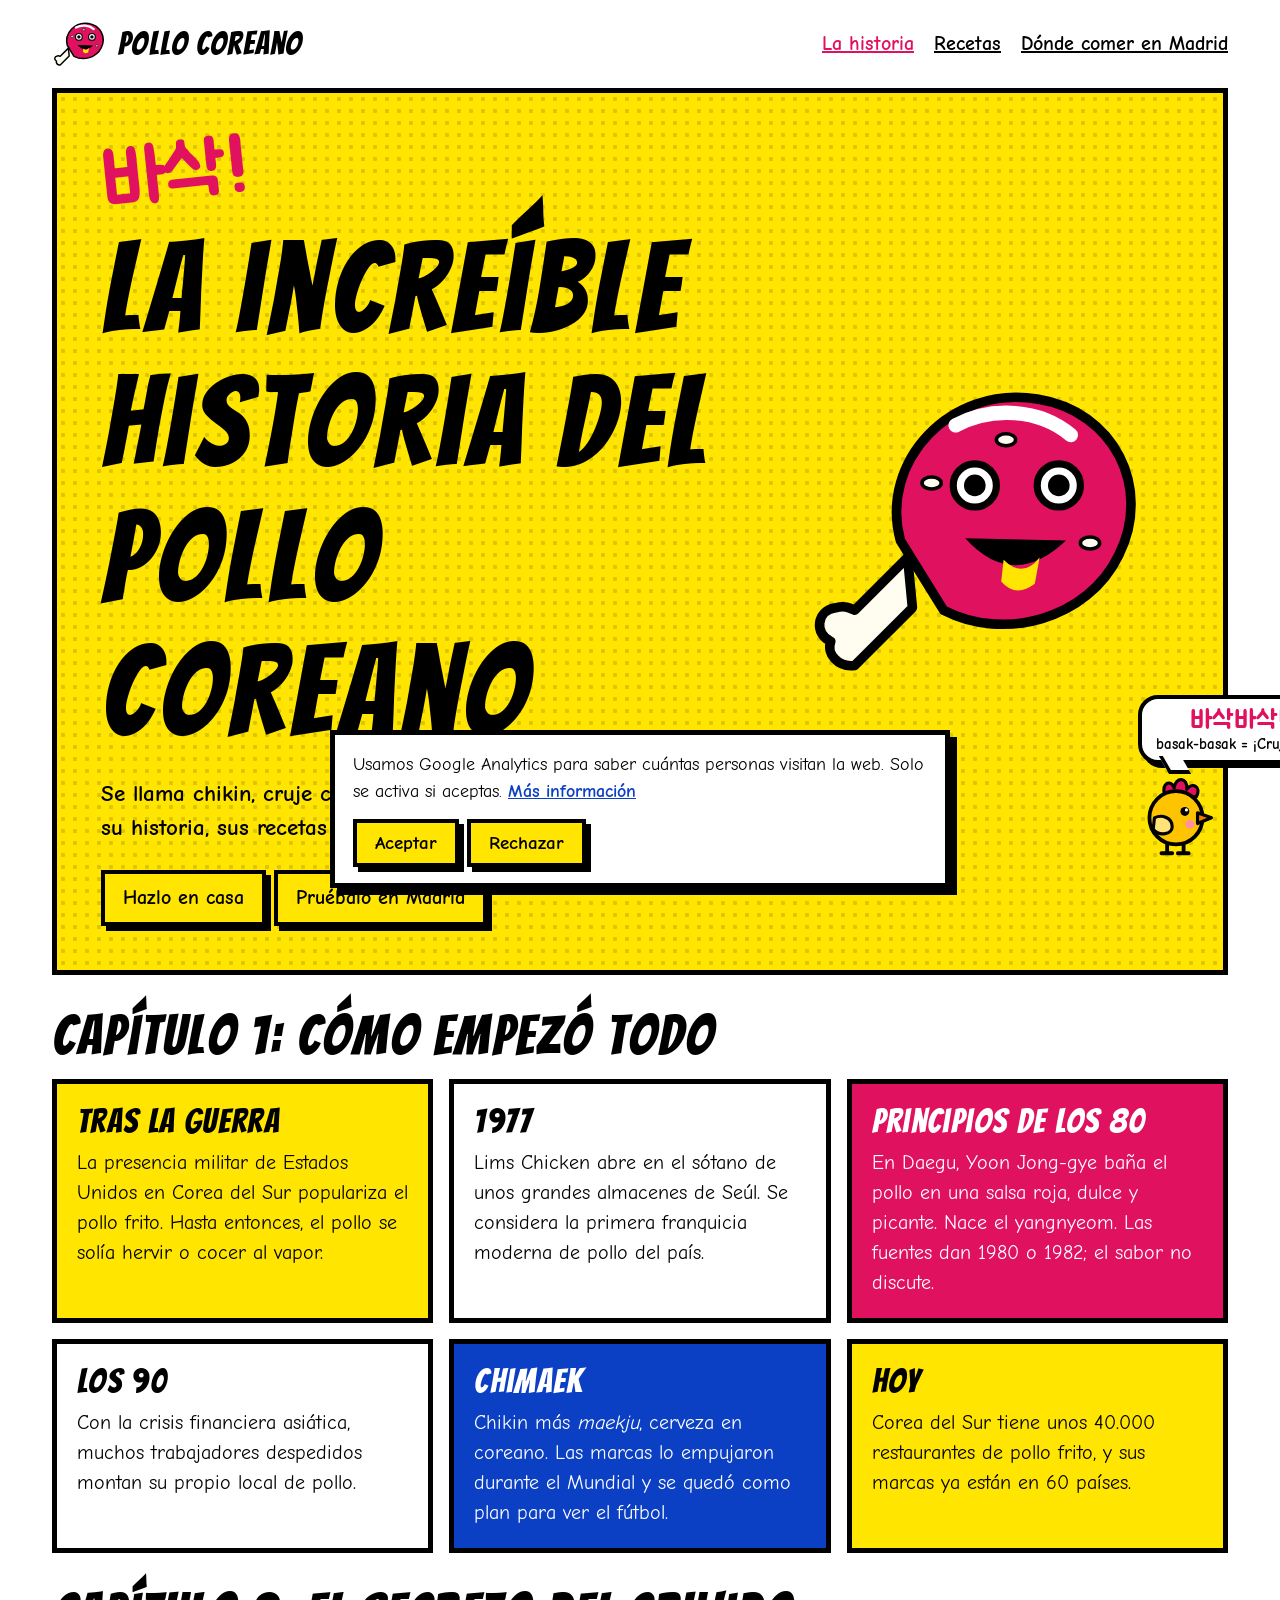
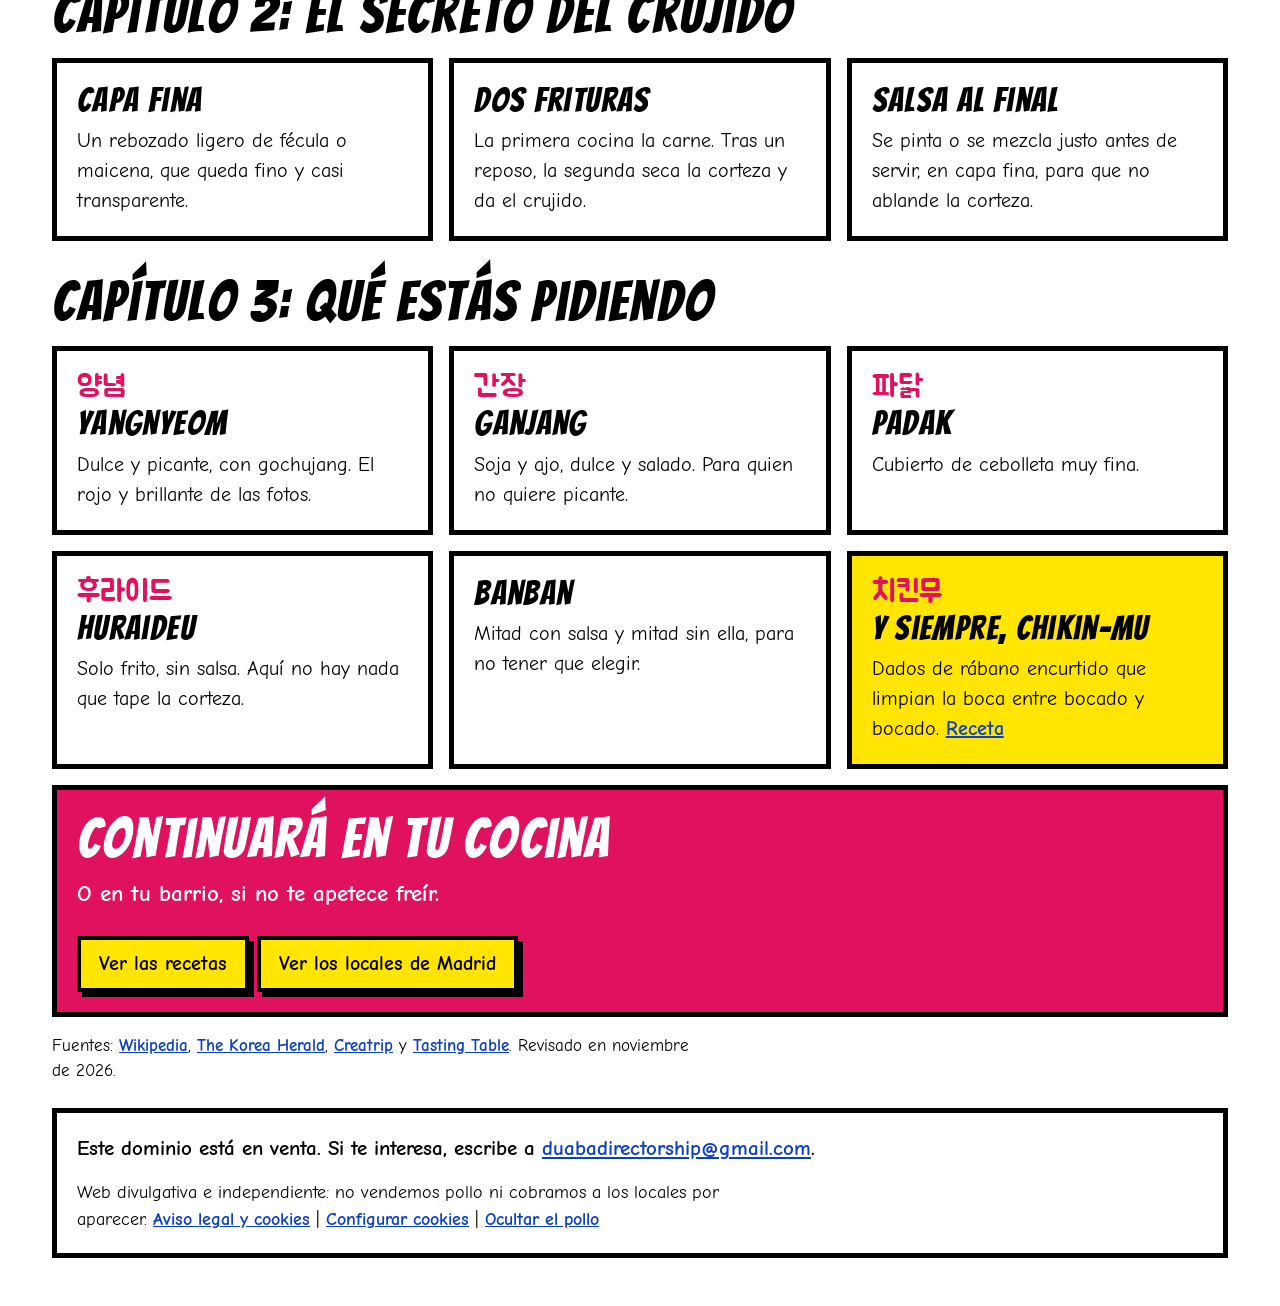
<file: index.html>
<!doctype html>
<html lang="es"><head><meta charset="utf-8"><meta name="viewport" content="width=device-width,initial-scale=1">
<title>Pollo coreano: historia, recetas y dónde comerlo en Madrid</title><meta name="description" content="Qué es el pollo frito coreano o chikin, por qué cruje tanto, recetas para hacerlo en casa y locales donde probarlo en Madrid.">
<link rel="canonical" href="https://pollocoreano.es/"><link rel="icon" href="/logo.svg" type="image/svg+xml">
<meta property="og:title" content="Pollo coreano: historia, recetas y dónde comerlo en Madrid"><meta property="og:description" content="Qué es el pollo frito coreano o chikin, por qué cruje tanto, recetas para hacerlo en casa y locales donde probarlo en Madrid."><meta property="og:url" content="https://pollocoreano.es/"><meta property="og:type" content="website"><meta property="og:locale" content="es_ES">
<link rel="stylesheet" href="/estilo.css"></head>
<body><div class="pagina">
<header class="cabecera"><a class="marca" href="/"><svg class="logo-vivo" viewBox="0 0 300 300" aria-hidden="true" width="56" height="56"><path d="M92 214 44 262c-14 2-24-10-20-20-14-6-12-26 4-28 8-2 12 0 16 2l44-44z" fill="#FFFDF0" stroke="#000" stroke-width="8" stroke-linejoin="round"/><path d="M82 158C64 92 124 28 196 40c64 10 96 74 68 130-26 54-96 72-146 46z" fill="#E0115F" stroke="#000" stroke-width="8"/><path d="M128 62c30-16 70-14 96 8" fill="none" stroke="#fff" stroke-width="12" stroke-linecap="round"/><g class="ojo-abierto"><circle cx="144" cy="112" r="18" fill="#fff" stroke="#000" stroke-width="6"/><circle class="pupila" cx="144" cy="112" r="9" fill="#000"/></g><path class="ojo-cerrado" d="M126 118q18-16 36 0" fill="none" stroke="#000" stroke-width="9" stroke-linecap="round"/><circle cx="214" cy="112" r="18" fill="#fff" stroke="#000" stroke-width="6"/><circle class="pupila" cx="214" cy="112" r="9" fill="#000"/><path d="M136 156q40 44 84 2z" fill="#000"/><path class="lengua" d="M168 174q16 16 30-2l-4 22q-16 12-28-2z" fill="#FFE500"/><g fill="#FFFDF0" stroke="#000" stroke-width="3"><ellipse cx="108" cy="110" rx="8" ry="5"/><ellipse cx="170" cy="74" rx="8" ry="5"/><ellipse cx="240" cy="160" rx="8" ry="5"/></g></svg>pollo coreano</a><nav aria-label="Principal"><a href="/" aria-current="page">La historia</a><a href="/recetas/">Recetas</a><a href="/donde-comer-madrid/">Dónde comer en Madrid</a></nav></header>
<main>
<section class="portada" data-pollo="abajo"><div><span class="bum" aria-hidden="true">바삭!</span>
<h1>La increíble historia del pollo coreano</h1>
<p class="intro">Se llama chikin, cruje como nadie y ya se come en Madrid. Esta es su historia, sus recetas y dónde probarlo.</p>
<a class="boton" href="/recetas/">Hazlo en casa</a><a class="boton" href="/donde-comer-madrid/">Pruébalo en Madrid</a></div>
<button class="logo-hero" type="button" aria-label="Haz saltar al muslo"><svg class="logo-vivo" viewBox="0 0 300 300" role="img" aria-label="Muslo de pollo con salsa que guiña un ojo"><path d="M92 214 44 262c-14 2-24-10-20-20-14-6-12-26 4-28 8-2 12 0 16 2l44-44z" fill="#FFFDF0" stroke="#000" stroke-width="8" stroke-linejoin="round"/><path d="M82 158C64 92 124 28 196 40c64 10 96 74 68 130-26 54-96 72-146 46z" fill="#E0115F" stroke="#000" stroke-width="8"/><path d="M128 62c30-16 70-14 96 8" fill="none" stroke="#fff" stroke-width="12" stroke-linecap="round"/><g class="ojo-abierto"><circle cx="144" cy="112" r="18" fill="#fff" stroke="#000" stroke-width="6"/><circle class="pupila" cx="144" cy="112" r="9" fill="#000"/></g><path class="ojo-cerrado" d="M126 118q18-16 36 0" fill="none" stroke="#000" stroke-width="9" stroke-linecap="round"/><circle cx="214" cy="112" r="18" fill="#fff" stroke="#000" stroke-width="6"/><circle class="pupila" cx="214" cy="112" r="9" fill="#000"/><path d="M136 156q40 44 84 2z" fill="#000"/><path class="lengua" d="M168 174q16 16 30-2l-4 22q-16 12-28-2z" fill="#FFE500"/><g fill="#FFFDF0" stroke="#000" stroke-width="3"><ellipse cx="108" cy="110" rx="8" ry="5"/><ellipse cx="170" cy="74" rx="8" ry="5"/><ellipse cx="240" cy="160" rx="8" ry="5"/></g></svg></button></section>

<h2 class="titular">Capítulo 1: cómo empezó todo</h2>
<div class="vinetas">
<article class="vineta amarilla" data-pollo="arriba" data-prop="casco"><h3>Tras la guerra</h3><p>La presencia militar de Estados Unidos en Corea del Sur populariza el pollo frito. Hasta entonces, el pollo se solía hervir o cocer al vapor.</p></article>
<article class="vineta" data-pollo="arriba"><h3>1977</h3><p>Lims Chicken abre en el sótano de unos grandes almacenes de Seúl. Se considera la primera franquicia moderna de pollo del país.</p></article>
<article class="vineta rosa" data-pollo="arriba" data-prop="sudor" data-frase="pica"><h3>Principios de los 80</h3><p>En Daegu, Yoon Jong-gye baña el pollo en una salsa roja, dulce y picante. Nace el yangnyeom. Las fuentes dan 1980 o 1982; el sabor no discute.</p></article>
<article class="vineta" data-pollo="arriba" data-frase="hambre"><h3>Los 90</h3><p>Con la crisis financiera asiática, muchos trabajadores despedidos montan su propio local de pollo.</p></article>
<article class="vineta azul" data-pollo="arriba" data-prop="cerveza" data-frase="chimaek"><h3>Chimaek</h3><p>Chikin más <em>maekju</em>, cerveza en coreano. Las marcas lo empujaron durante el Mundial y se quedó como plan para ver el fútbol.</p></article>
<article class="vineta amarilla" data-pollo="arriba" data-frase="rico"><h3>Hoy</h3><p>Corea del Sur tiene unos 40.000 restaurantes de pollo frito, y sus marcas ya están en 60 países.</p></article>
</div>

<h2 class="titular">Capítulo 2: el secreto del crujido</h2>
<div class="vinetas">
<article class="vineta"><h3>Capa fina</h3><p>Un rebozado ligero de fécula o maicena, que queda fino y casi transparente.</p></article>
<article class="vineta" data-pollo="arriba" data-frase="crujiente"><h3>Dos frituras</h3><p>La primera cocina la carne. Tras un reposo, la segunda seca la corteza y da el crujido.</p></article>
<article class="vineta"><h3>Salsa al final</h3><p>Se pinta o se mezcla justo antes de servir, en capa fina, para que no ablande la corteza.</p></article>
</div>

<h2 class="titular">Capítulo 3: qué estás pidiendo</h2>
<div class="vinetas">
<article class="vineta" data-pollo="arriba" data-prop="sudor" data-frase="pica"><span class="tipo" lang="ko">양념</span><h3>Yangnyeom</h3><p>Dulce y picante, con gochujang. El rojo y brillante de las fotos.</p></article>
<article class="vineta"><span class="tipo" lang="ko">간장</span><h3>Ganjang</h3><p>Soja y ajo, dulce y salado. Para quien no quiere picante.</p></article>
<article class="vineta"><span class="tipo" lang="ko">파닭</span><h3>Padak</h3><p>Cubierto de cebolleta muy fina.</p></article>
<article class="vineta" data-pollo="arriba" data-frase="crujiente"><span class="tipo" lang="ko">후라이드</span><h3>Huraideu</h3><p>Solo frito, sin salsa. Aquí no hay nada que tape la corteza.</p></article>
<article class="vineta"><h3>Banban</h3><p>Mitad con salsa y mitad sin ella, para no tener que elegir.</p></article>
<article class="vineta amarilla" data-pollo="arriba" data-frase="rico"><span class="tipo" lang="ko">치킨무</span><h3>Y siempre, chikin-mu</h3><p>Dados de rábano encurtido que limpian la boca entre bocado y bocado. <a href="/recetas/#chikin-mu">Receta</a></p></article>
</div>

<div class="vinetas"><article class="vineta rosa ancha" data-pollo="arriba" data-frase="adios"><h2>Continuará en tu cocina</h2><p class="grande">O en tu barrio, si no te apetece freír.</p><a class="boton" href="/recetas/">Ver las recetas</a><a class="boton" href="/donde-comer-madrid/">Ver los locales de Madrid</a></article></div>

<p class="fuente">Fuentes: <a href="https://en.wikipedia.org/wiki/Korean_fried_chicken">Wikipedia</a>, <a href="https://www.koreaherald.com/article/10651698">The Korea Herald</a>, <a href="https://creatrip.com/es/blog/5068">Creatrip</a> y <a href="https://www.tastingtable.com/stories/what-makes-korean-fried-chicken-unique/">Tasting Table</a>. Revisado en noviembre de 2026.</p>
</main>
<footer class="pie"><p class="venta">Este dominio está en venta. Si te interesa, escribe a <a class="correo" href="/aviso-legal/#titular">correo de contacto</a>.</p>
<p>Web divulgativa e independiente: no vendemos pollo ni cobramos a los locales por aparecer. <a href="/aviso-legal/">Aviso legal y cookies</a> | <a href="#" data-cookies>Configurar cookies</a> | <button class="interruptor" id="interruptor-pollo" type="button">Ocultar el pollo</button></p></footer>
</div>
<div class="aviso-cookies" id="aviso-cookies" role="dialog" aria-label="Aviso de cookies" hidden><p>Usamos Google Analytics para saber cuántas personas visitan la web. Solo se activa si aceptas. <a href="/aviso-legal/#cookies">Más información</a></p><button class="boton" id="cookies-si" type="button">Aceptar</button><button class="boton" id="cookies-no" type="button">Rechazar</button></div>
<script src="/correo.js" defer></script><script src="/pollo.js" defer></script><script src="/cookies.js" defer></script></body></html>
</file>
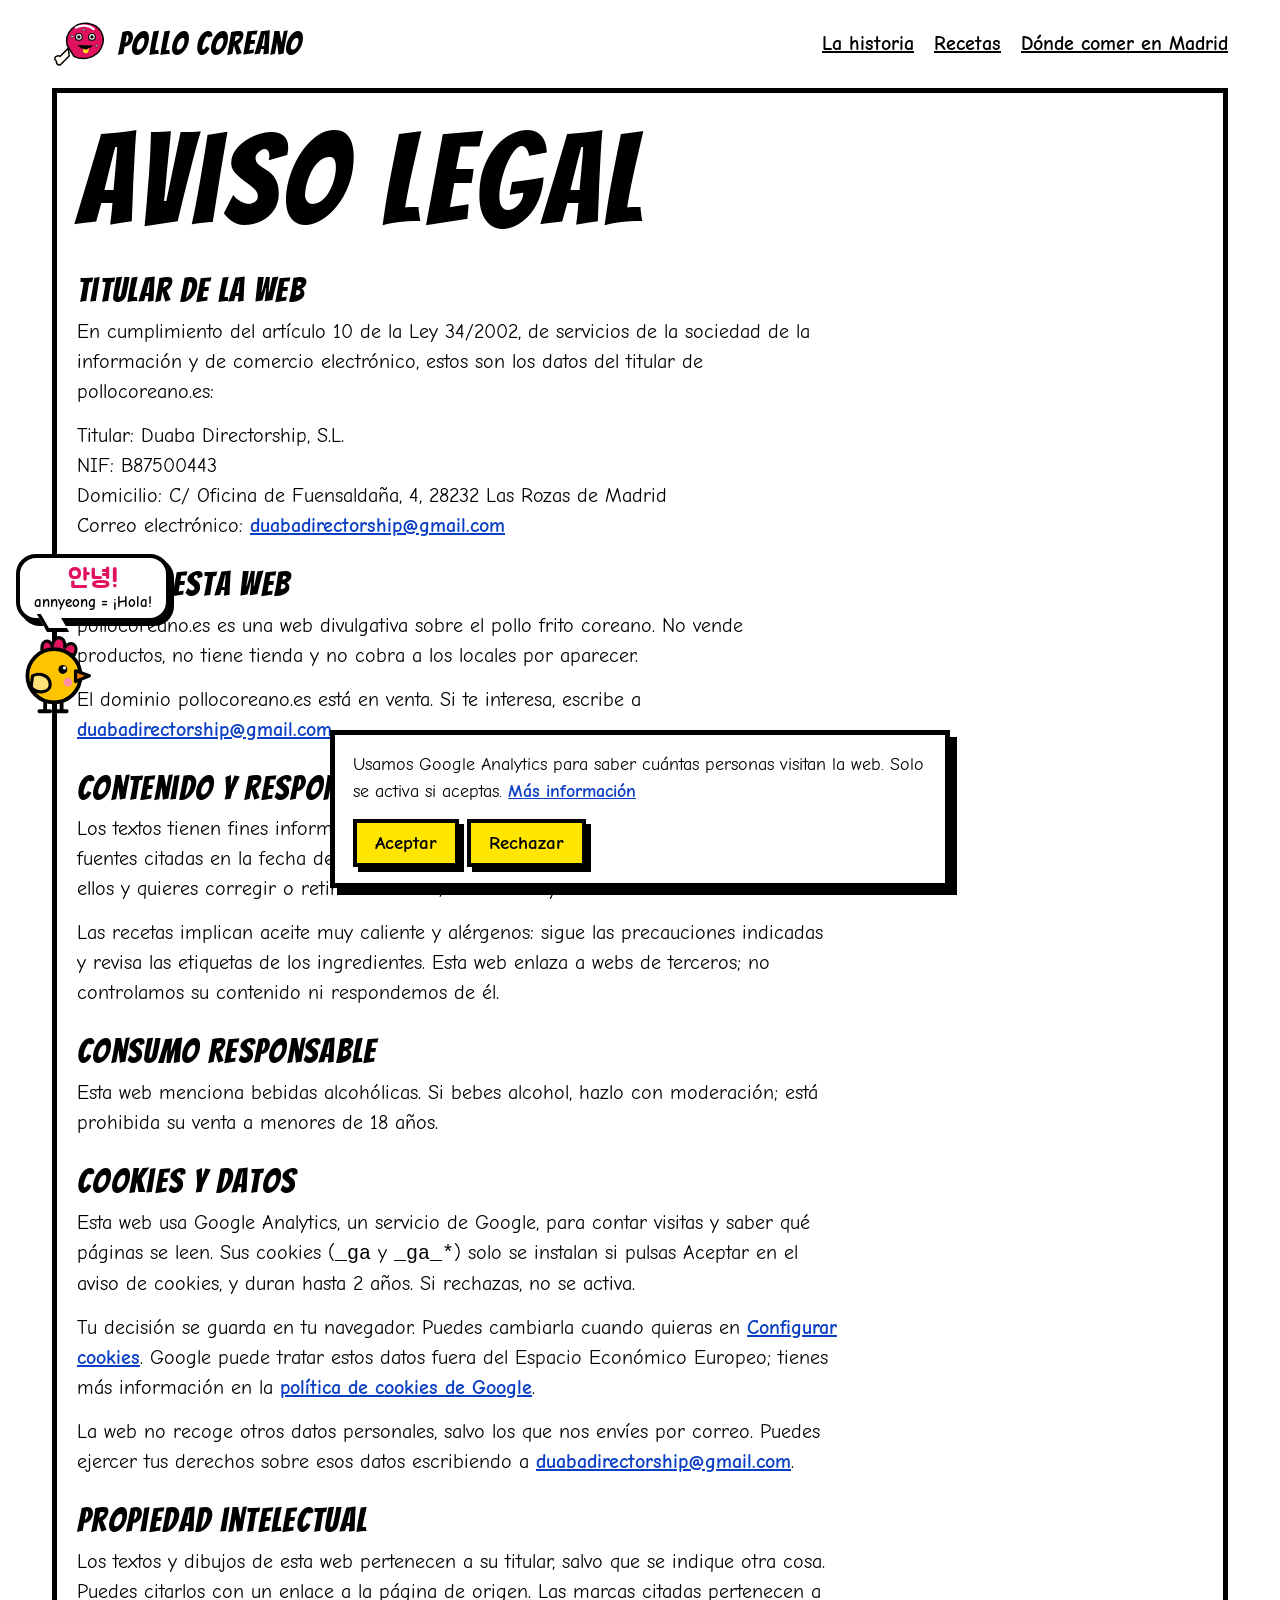
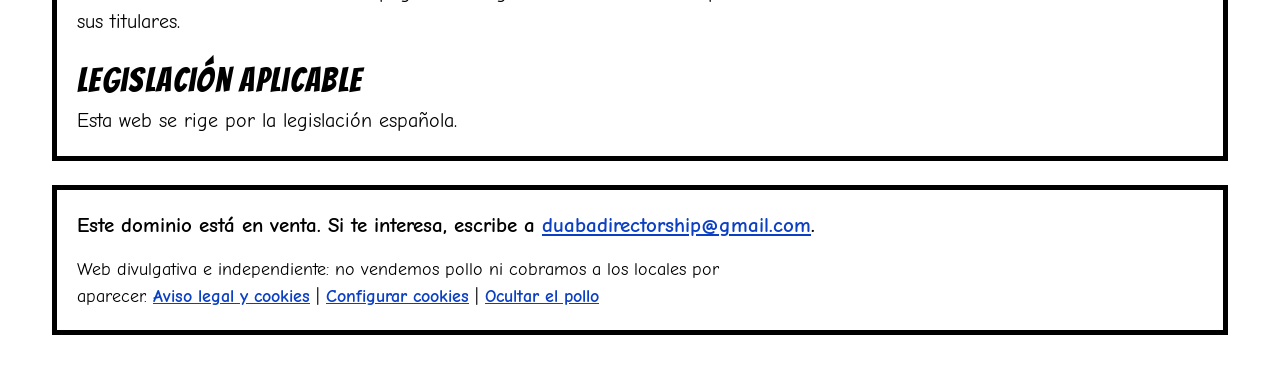
<file: aviso-legal/index.html>
<!doctype html>
<html lang="es"><head><meta charset="utf-8"><meta name="viewport" content="width=device-width,initial-scale=1">
<title>Aviso legal y cookies de pollocoreano.es</title><meta name="description" content="Titular y condiciones de uso de pollocoreano.es.">
<link rel="canonical" href="https://pollocoreano.es/aviso-legal/"><link rel="icon" href="/logo.svg" type="image/svg+xml">
<meta property="og:title" content="Aviso legal y cookies de pollocoreano.es"><meta property="og:description" content="Titular y condiciones de uso de pollocoreano.es."><meta property="og:url" content="https://pollocoreano.es/aviso-legal/"><meta property="og:type" content="website"><meta property="og:locale" content="es_ES">
<link rel="stylesheet" href="/estilo.css"></head>
<body><div class="pagina">
<header class="cabecera"><a class="marca" href="/"><svg class="logo-vivo" viewBox="0 0 300 300" aria-hidden="true" width="56" height="56"><path d="M92 214 44 262c-14 2-24-10-20-20-14-6-12-26 4-28 8-2 12 0 16 2l44-44z" fill="#FFFDF0" stroke="#000" stroke-width="8" stroke-linejoin="round"/><path d="M82 158C64 92 124 28 196 40c64 10 96 74 68 130-26 54-96 72-146 46z" fill="#E0115F" stroke="#000" stroke-width="8"/><path d="M128 62c30-16 70-14 96 8" fill="none" stroke="#fff" stroke-width="12" stroke-linecap="round"/><g class="ojo-abierto"><circle cx="144" cy="112" r="18" fill="#fff" stroke="#000" stroke-width="6"/><circle class="pupila" cx="144" cy="112" r="9" fill="#000"/></g><path class="ojo-cerrado" d="M126 118q18-16 36 0" fill="none" stroke="#000" stroke-width="9" stroke-linecap="round"/><circle cx="214" cy="112" r="18" fill="#fff" stroke="#000" stroke-width="6"/><circle class="pupila" cx="214" cy="112" r="9" fill="#000"/><path d="M136 156q40 44 84 2z" fill="#000"/><path class="lengua" d="M168 174q16 16 30-2l-4 22q-16 12-28-2z" fill="#FFE500"/><g fill="#FFFDF0" stroke="#000" stroke-width="3"><ellipse cx="108" cy="110" rx="8" ry="5"/><ellipse cx="170" cy="74" rx="8" ry="5"/><ellipse cx="240" cy="160" rx="8" ry="5"/></g></svg>pollo coreano</a><nav aria-label="Principal"><a href="/">La historia</a><a href="/recetas/">Recetas</a><a href="/donde-comer-madrid/">Dónde comer en Madrid</a></nav></header>
<main><article class="legal vineta"><h1>Aviso legal</h1>
<h2 id="titular">Titular de la web</h2><p>En cumplimiento del artículo 10 de la Ley 34/2002, de servicios de la sociedad de la información y de comercio electrónico, estos son los datos del titular de pollocoreano.es:</p>
<p>Titular: Duaba Directorship, S.L.<br>NIF: B87500443<br>Domicilio: C/ Oficina de Fuensaldaña, 4, 28232 Las Rozas de Madrid<br>Correo electrónico: <a class="correo" href="/aviso-legal/#titular">duabadirectorship [arroba] gmail [punto] com</a></p>
<h2>Qué es esta web</h2><p>pollocoreano.es es una web divulgativa sobre el pollo frito coreano. No vende productos, no tiene tienda y no cobra a los locales por aparecer.</p><p>El dominio pollocoreano.es está en venta. Si te interesa, escribe a <a class="correo" href="/aviso-legal/#titular">correo de contacto</a>.</p>
<h2>Contenido y responsabilidad</h2><p>Los textos tienen fines informativos. Los datos de los locales se han tomado de las fuentes citadas en la fecha de revisión indicada y pueden cambiar. Si gestionas uno de ellos y quieres corregir o retirar tus datos, escríbenos y lo haremos.</p><p>Las recetas implican aceite muy caliente y alérgenos: sigue las precauciones indicadas y revisa las etiquetas de los ingredientes. Esta web enlaza a webs de terceros; no controlamos su contenido ni respondemos de él.</p>
<h2>Consumo responsable</h2><p>Esta web menciona bebidas alcohólicas. Si bebes alcohol, hazlo con moderación; está prohibida su venta a menores de 18 años.</p>
<h2 id="cookies">Cookies y datos</h2><p>Esta web usa Google Analytics, un servicio de Google, para contar visitas y saber qué páginas se leen. Sus cookies (<code>_ga</code> y <code>_ga_*</code>) solo se instalan si pulsas Aceptar en el aviso de cookies, y duran hasta 2 años. Si rechazas, no se activa.</p><p>Tu decisión se guarda en tu navegador. Puedes cambiarla cuando quieras en <a href="#" data-cookies>Configurar cookies</a>. Google puede tratar estos datos fuera del Espacio Económico Europeo; tienes más información en la <a href="https://policies.google.com/technologies/cookies?hl=es">política de cookies de Google</a>.</p><p>La web no recoge otros datos personales, salvo los que nos envíes por correo. Puedes ejercer tus derechos sobre esos datos escribiendo a <a class="correo" href="/aviso-legal/#titular">correo de contacto</a>.</p>
<h2>Propiedad intelectual</h2><p>Los textos y dibujos de esta web pertenecen a su titular, salvo que se indique otra cosa. Puedes citarlos con un enlace a la página de origen. Las marcas citadas pertenecen a sus titulares.</p>
<h2>Legislación aplicable</h2><p>Esta web se rige por la legislación española.</p></article></main>
<footer class="pie"><p class="venta">Este dominio está en venta. Si te interesa, escribe a <a class="correo" href="/aviso-legal/#titular">correo de contacto</a>.</p>
<p>Web divulgativa e independiente: no vendemos pollo ni cobramos a los locales por aparecer. <a href="/aviso-legal/">Aviso legal y cookies</a> | <a href="#" data-cookies>Configurar cookies</a> | <button class="interruptor" id="interruptor-pollo" type="button">Ocultar el pollo</button></p></footer>
</div>
<div class="aviso-cookies" id="aviso-cookies" role="dialog" aria-label="Aviso de cookies" hidden><p>Usamos Google Analytics para saber cuántas personas visitan la web. Solo se activa si aceptas. <a href="/aviso-legal/#cookies">Más información</a></p><button class="boton" id="cookies-si" type="button">Aceptar</button><button class="boton" id="cookies-no" type="button">Rechazar</button></div>
<script src="/correo.js" defer></script><script src="/pollo.js" defer></script><script src="/cookies.js" defer></script></body></html>
</file>
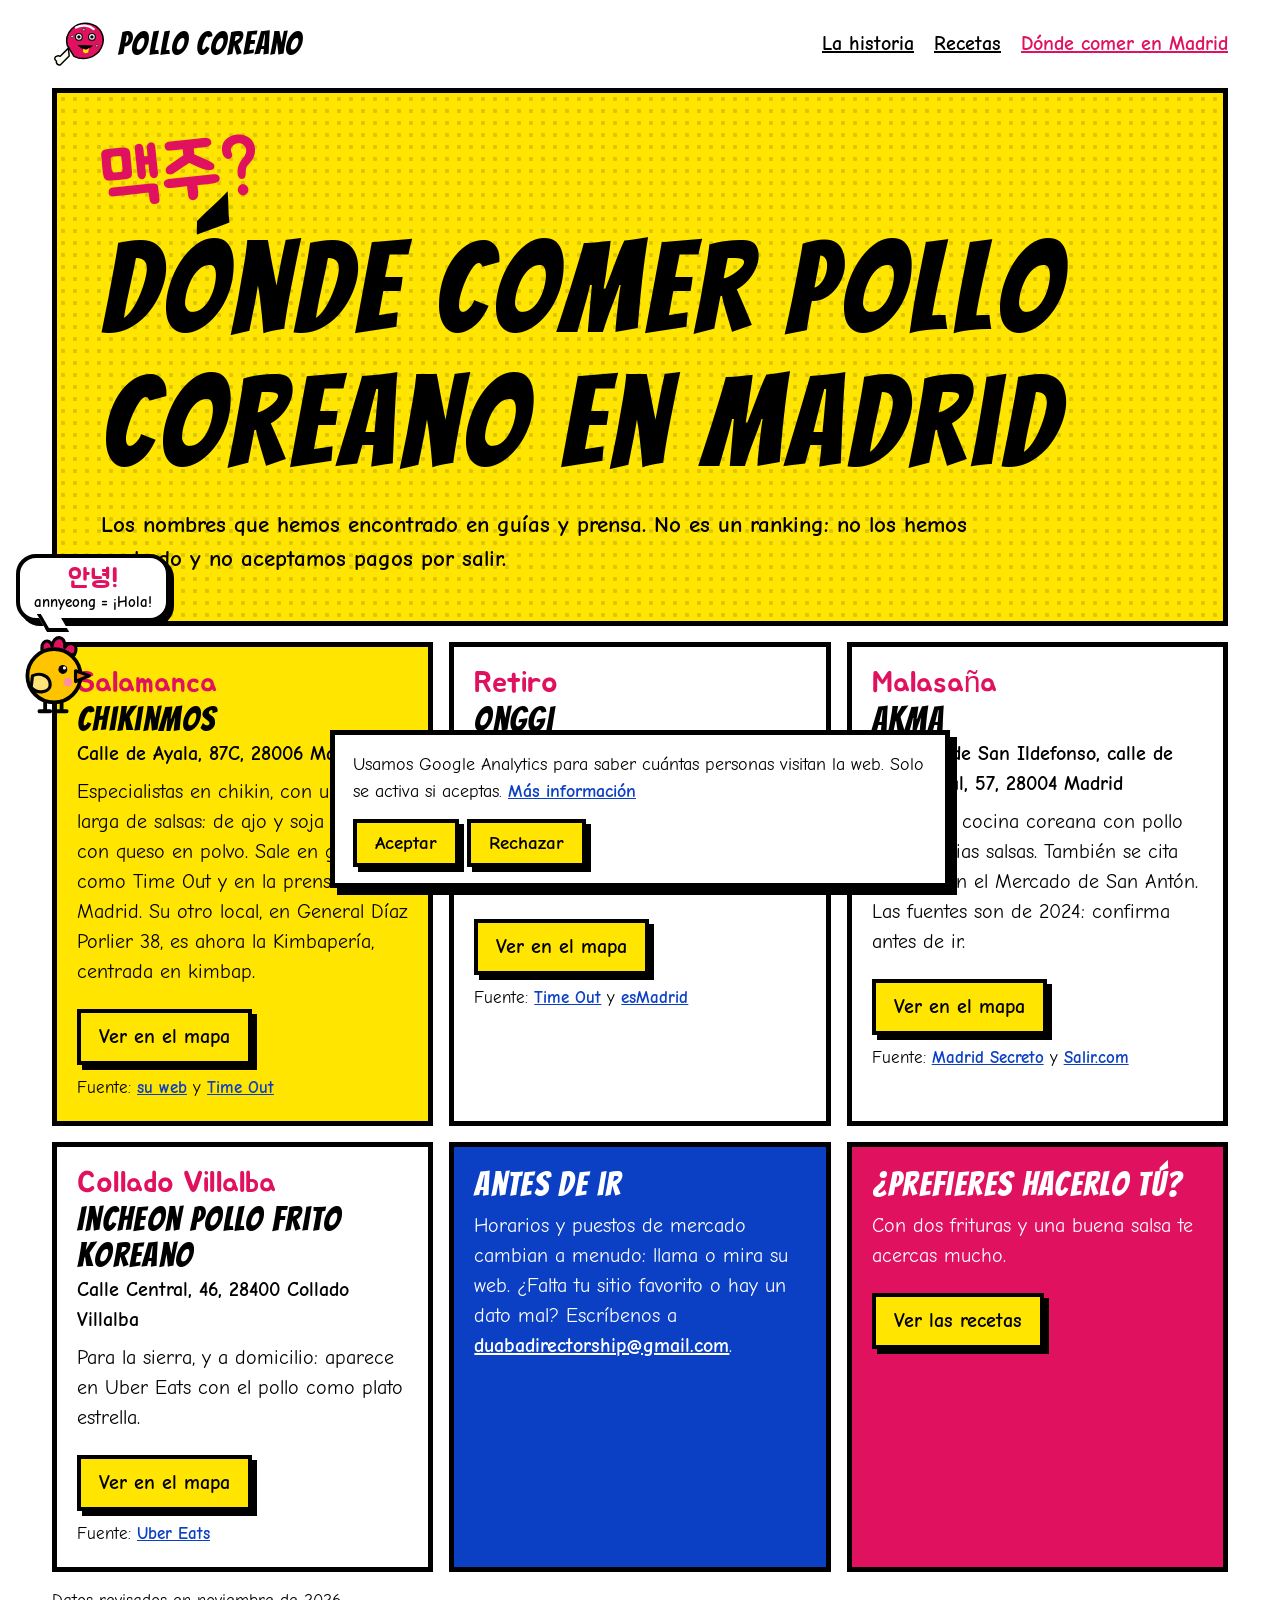
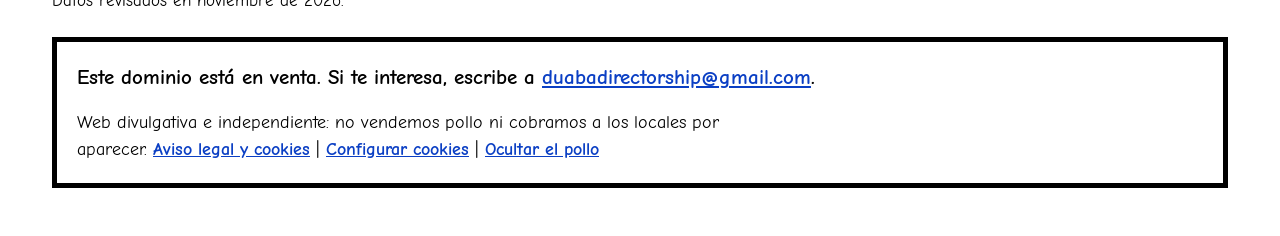
<file: donde-comer-madrid/index.html>
<!doctype html>
<html lang="es"><head><meta charset="utf-8"><meta name="viewport" content="width=device-width,initial-scale=1">
<title>Dónde comer pollo frito coreano en Madrid</title><meta name="description" content="Locales de pollo frito coreano en Madrid: Chikinmos, Onggi, Akma e Incheon, con dirección, qué pedir y fuentes.">
<link rel="canonical" href="https://pollocoreano.es/donde-comer-madrid/"><link rel="icon" href="/logo.svg" type="image/svg+xml">
<meta property="og:title" content="Dónde comer pollo frito coreano en Madrid"><meta property="og:description" content="Locales de pollo frito coreano en Madrid: Chikinmos, Onggi, Akma e Incheon, con dirección, qué pedir y fuentes."><meta property="og:url" content="https://pollocoreano.es/donde-comer-madrid/"><meta property="og:type" content="website"><meta property="og:locale" content="es_ES">
<link rel="stylesheet" href="/estilo.css"></head>
<body><div class="pagina">
<header class="cabecera"><a class="marca" href="/"><svg class="logo-vivo" viewBox="0 0 300 300" aria-hidden="true" width="56" height="56"><path d="M92 214 44 262c-14 2-24-10-20-20-14-6-12-26 4-28 8-2 12 0 16 2l44-44z" fill="#FFFDF0" stroke="#000" stroke-width="8" stroke-linejoin="round"/><path d="M82 158C64 92 124 28 196 40c64 10 96 74 68 130-26 54-96 72-146 46z" fill="#E0115F" stroke="#000" stroke-width="8"/><path d="M128 62c30-16 70-14 96 8" fill="none" stroke="#fff" stroke-width="12" stroke-linecap="round"/><g class="ojo-abierto"><circle cx="144" cy="112" r="18" fill="#fff" stroke="#000" stroke-width="6"/><circle class="pupila" cx="144" cy="112" r="9" fill="#000"/></g><path class="ojo-cerrado" d="M126 118q18-16 36 0" fill="none" stroke="#000" stroke-width="9" stroke-linecap="round"/><circle cx="214" cy="112" r="18" fill="#fff" stroke="#000" stroke-width="6"/><circle class="pupila" cx="214" cy="112" r="9" fill="#000"/><path d="M136 156q40 44 84 2z" fill="#000"/><path class="lengua" d="M168 174q16 16 30-2l-4 22q-16 12-28-2z" fill="#FFE500"/><g fill="#FFFDF0" stroke="#000" stroke-width="3"><ellipse cx="108" cy="110" rx="8" ry="5"/><ellipse cx="170" cy="74" rx="8" ry="5"/><ellipse cx="240" cy="160" rx="8" ry="5"/></g></svg>pollo coreano</a><nav aria-label="Principal"><a href="/">La historia</a><a href="/recetas/">Recetas</a><a href="/donde-comer-madrid/" aria-current="page">Dónde comer en Madrid</a></nav></header>
<main><section class="portada" style="grid-template-columns:1fr"><div><span class="bum" aria-hidden="true">맥주?</span><h1>Dónde comer pollo coreano en Madrid</h1>
<p class="intro">Los nombres que hemos encontrado en guías y prensa. No es un ranking: no los hemos probado y no aceptamos pagos por salir.</p></div></section>
<div class="vinetas"><article class="vineta local amarilla"><span class="tipo">Salamanca</span><h3>Chikinmos</h3><address>Calle de Ayala, 87C, 28006 Madrid</address><p>Especialistas en chikin, con una lista larga de salsas: de ajo y soja a yogur con queso en polvo. Sale en guías como Time Out y en la prensa de Madrid. Su otro local, en General Díaz Porlier 38, es ahora la Kimbapería, centrada en kimbap.</p>
<a class="boton" href="https://www.google.com/maps/search/?api=1&amp;query=Chikinmos+Calle+de+Ayala,+87C,+28006+Madrid">Ver en el mapa</a><p class="fuente">Fuente: <a href="https://www.chikinmos.com/faq">su web</a> y <a href="https://www.timeout.es/madrid/es/restaurantes/mejores-restaurantes-coreanos-la-cocina-asiatica-que-tienes-que-probar">Time Out</a></p></article><article class="vineta local "><span class="tipo">Retiro</span><h3>Onggi</h3><address>Mercado de Ibiza, calle de Ibiza, 8, 28009 Madrid</address><p>Puesto dentro del mercado. Time Out destaca su dakgangjeong, trocitos de pollo frito con glaseado pegajoso.</p>
<a class="boton" href="https://www.google.com/maps/search/?api=1&amp;query=Onggi+Mercado+de+Ibiza,+calle+de+Ibiza,+8,+28009+Madrid">Ver en el mapa</a><p class="fuente">Fuente: <a href="https://www.timeout.es/madrid/es/restaurantes/mejores-restaurantes-coreanos-la-cocina-asiatica-que-tienes-que-probar">Time Out</a> y <a href="https://www.esmadrid.com/compras/mercado-de-ibiza">esMadrid</a></p></article><article class="vineta local "><span class="tipo">Malasaña</span><h3>Akma</h3><address>Mercado de San Ildefonso, calle de Fuencarral, 57, 28004 Madrid</address><p>Puesto de cocina coreana con pollo frito y varias salsas. También se cita un local en el Mercado de San Antón. Las fuentes son de 2024: confirma antes de ir.</p>
<a class="boton" href="https://www.google.com/maps/search/?api=1&amp;query=Akma+Mercado+de+San+Ildefonso,+calle+de+Fuencarral,+57,+28004+Madrid">Ver en el mapa</a><p class="fuente">Fuente: <a href="https://madridsecreto.co/en/korean-restaurants-madrid">Madrid Secreto</a> y <a href="https://www.salir.com/akma-madrid-neg-135586.html">Salir.com</a></p></article><article class="vineta local "><span class="tipo">Collado Villalba</span><h3>Incheon Pollo Frito Koreano</h3><address>Calle Central, 46, 28400 Collado Villalba</address><p>Para la sierra, y a domicilio: aparece en Uber Eats con el pollo como plato estrella.</p>
<a class="boton" href="https://www.google.com/maps/search/?api=1&amp;query=Incheon+Pollo+Frito+Koreano+Calle+Central,+46,+28400+Collado+Villalba">Ver en el mapa</a><p class="fuente">Fuente: <a href="https://www.ubereats.com/es-en/store/incheon-pollo-frito-koreano/MKmlzZQJVJaotpRuNUccFg">Uber Eats</a></p></article>
<article class="vineta azul"><h3>Antes de ir</h3><p>Horarios y puestos de mercado cambian a menudo: llama o mira su web. ¿Falta tu sitio favorito o hay un dato mal? Escríbenos a <a class="correo" href="/aviso-legal/#titular">correo de contacto</a>.</p></article>
<article class="vineta rosa"><h3>¿Prefieres hacerlo tú?</h3><p>Con dos frituras y una buena salsa te acercas mucho.</p><a class="boton" href="/recetas/">Ver las recetas</a></article>
</div><p class="fuente">Datos revisados en noviembre de 2026.</p></main>
<footer class="pie"><p class="venta">Este dominio está en venta. Si te interesa, escribe a <a class="correo" href="/aviso-legal/#titular">correo de contacto</a>.</p>
<p>Web divulgativa e independiente: no vendemos pollo ni cobramos a los locales por aparecer. <a href="/aviso-legal/">Aviso legal y cookies</a> | <a href="#" data-cookies>Configurar cookies</a> | <button class="interruptor" id="interruptor-pollo" type="button">Ocultar el pollo</button></p></footer>
</div>
<div class="aviso-cookies" id="aviso-cookies" role="dialog" aria-label="Aviso de cookies" hidden><p>Usamos Google Analytics para saber cuántas personas visitan la web. Solo se activa si aceptas. <a href="/aviso-legal/#cookies">Más información</a></p><button class="boton" id="cookies-si" type="button">Aceptar</button><button class="boton" id="cookies-no" type="button">Rechazar</button></div>
<script src="/correo.js" defer></script><script src="/pollo.js" defer></script><script src="/cookies.js" defer></script></body></html>
</file>
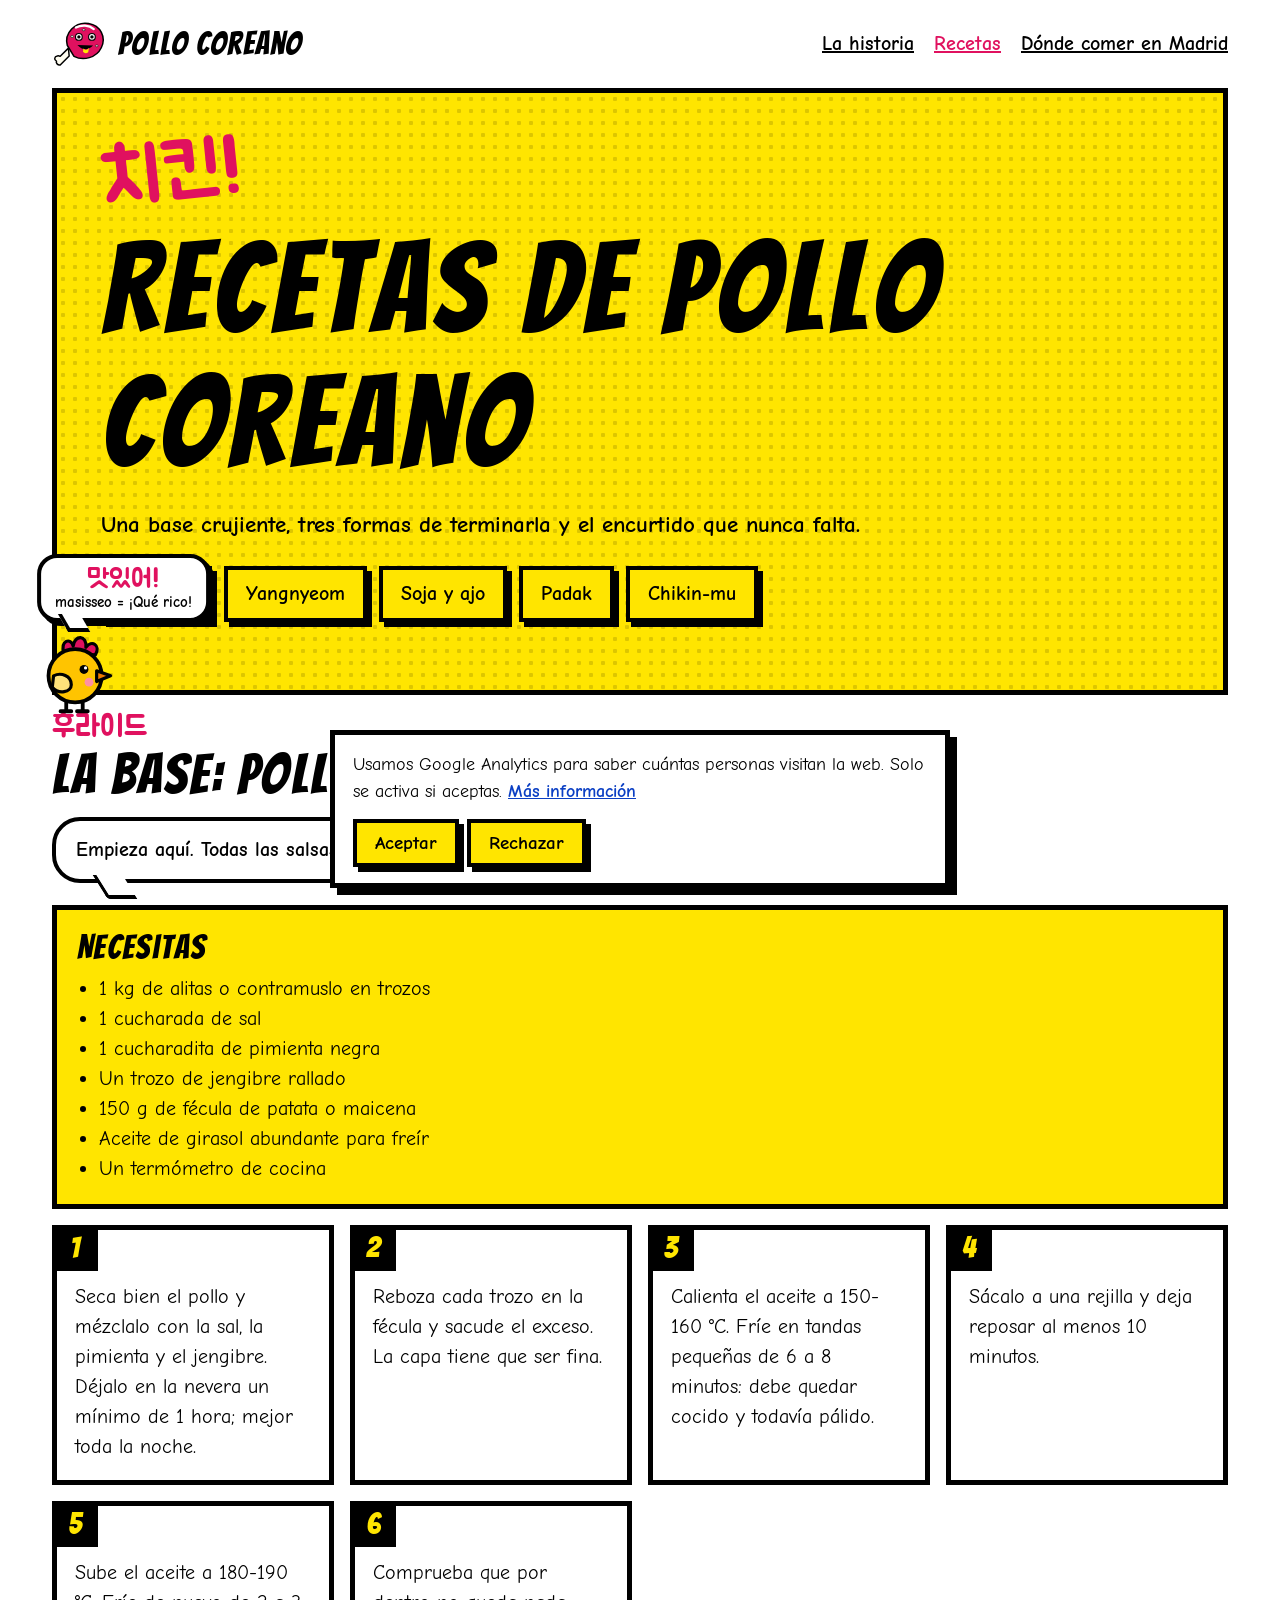
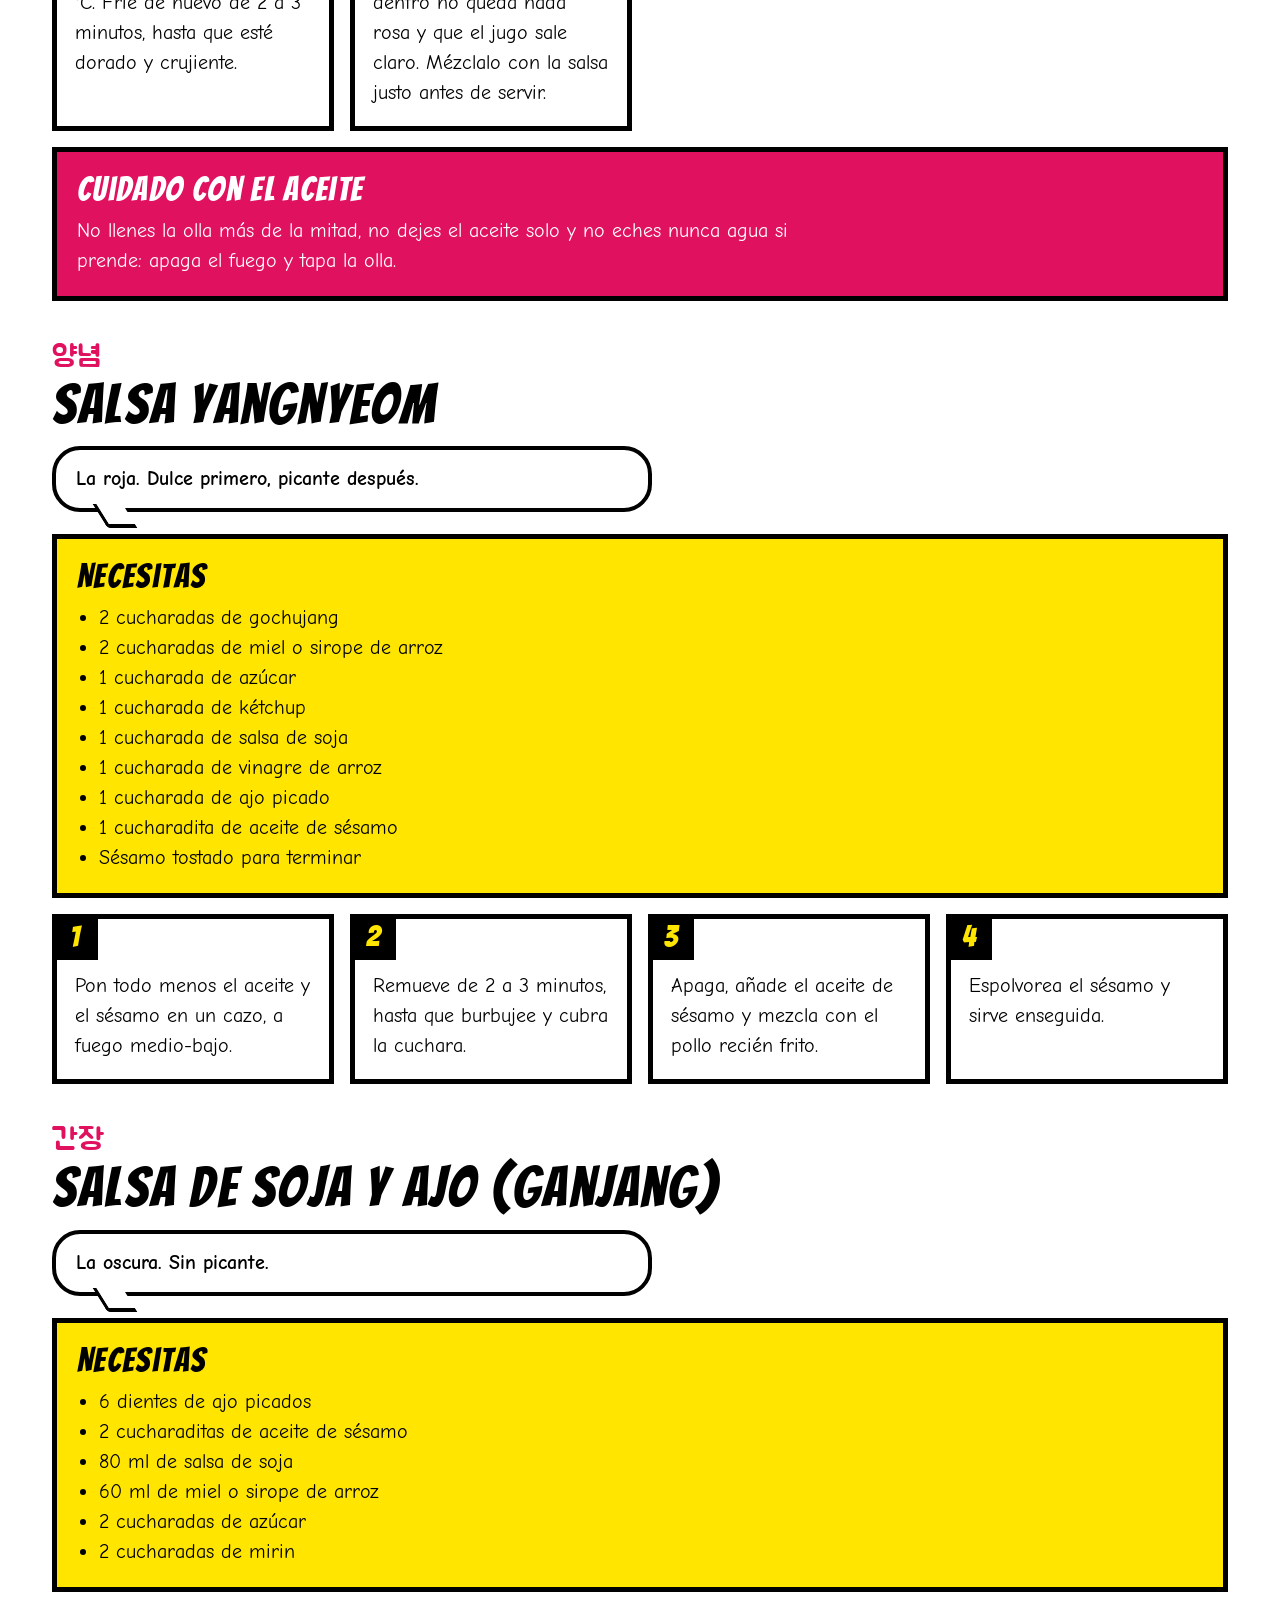
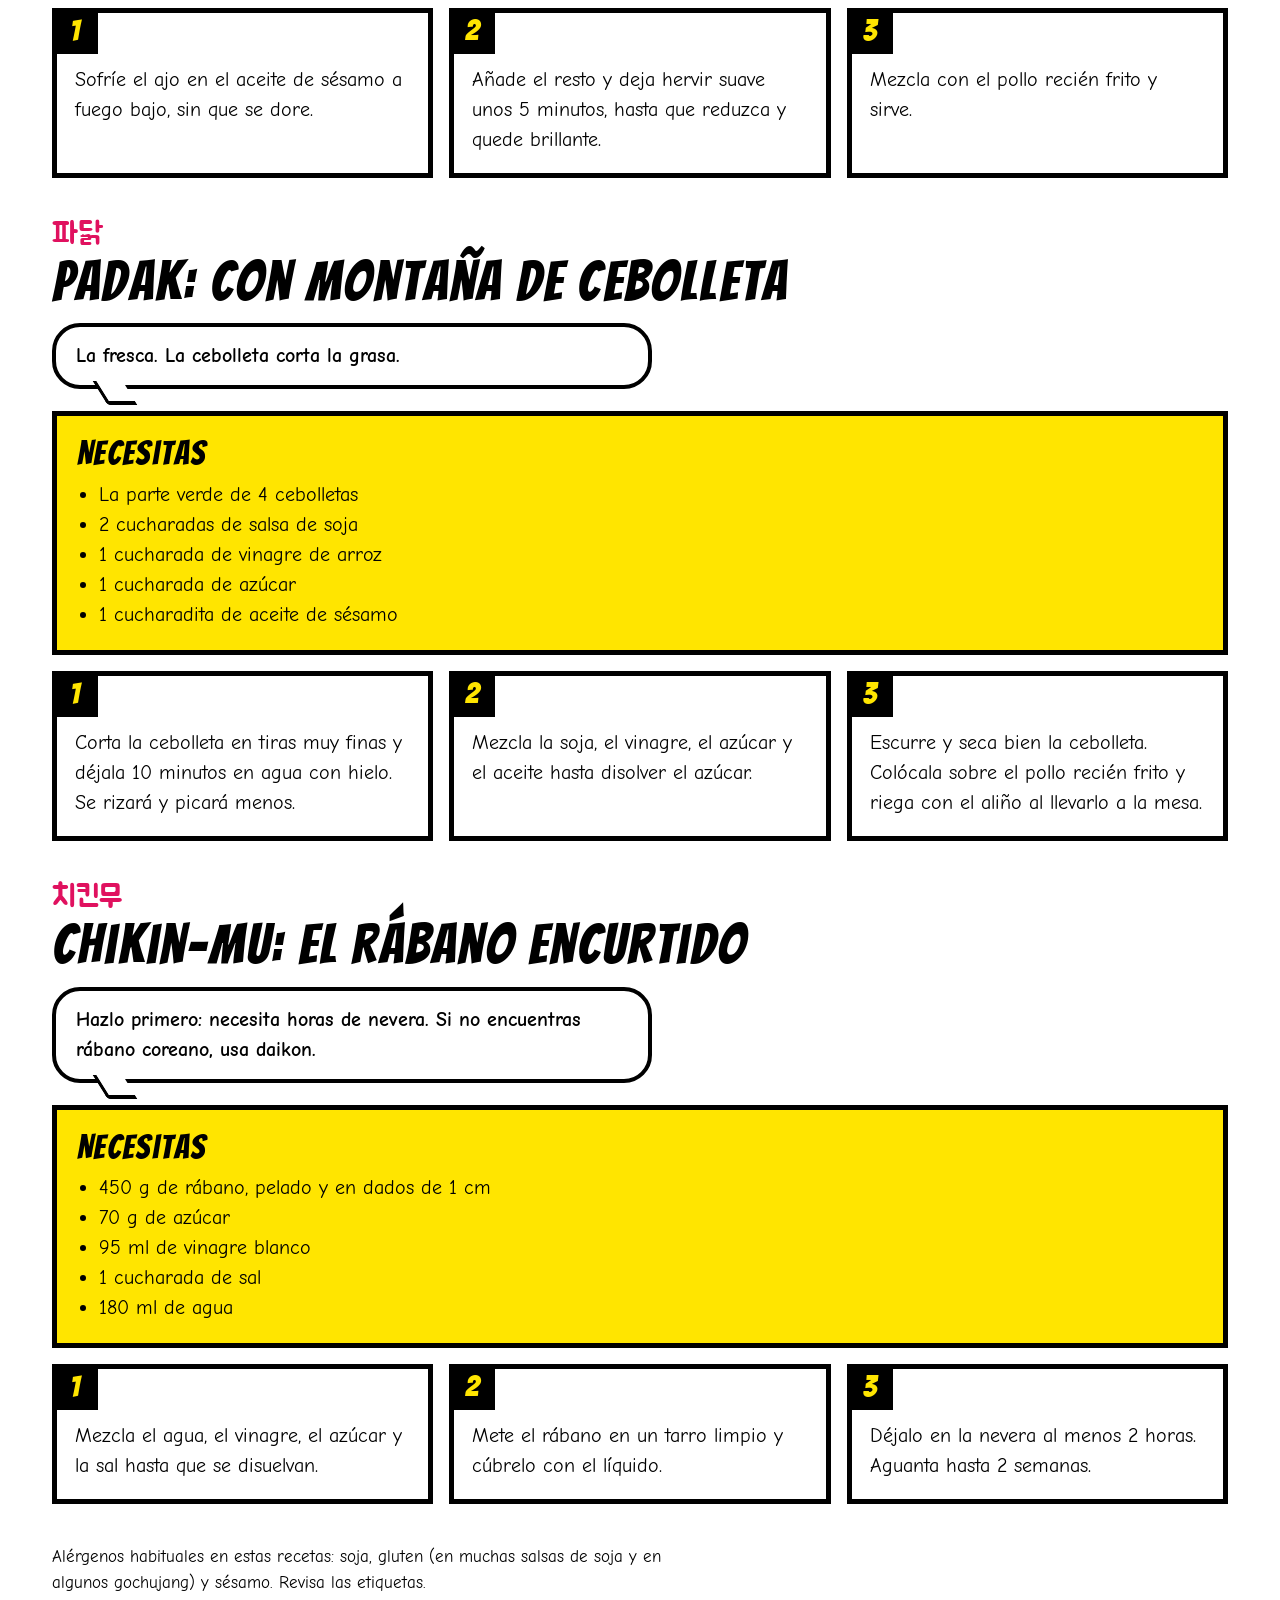
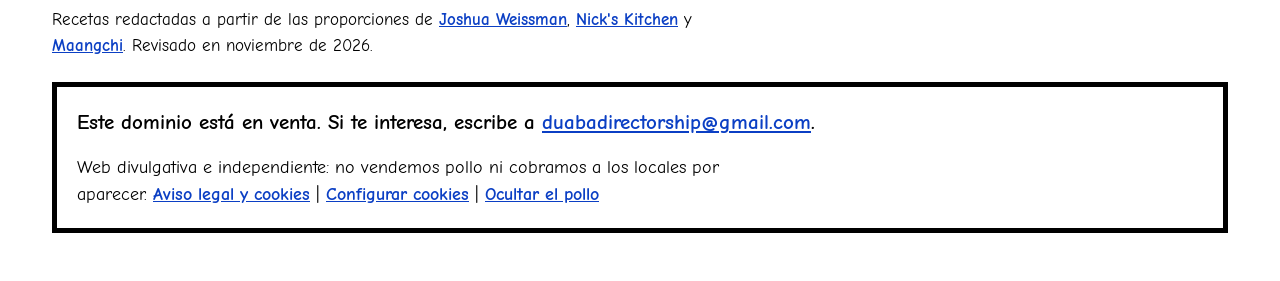
<file: recetas/index.html>
<!doctype html>
<html lang="es"><head><meta charset="utf-8"><meta name="viewport" content="width=device-width,initial-scale=1">
<title>Recetas de pollo frito coreano: yangnyeom, ganjang, padak y chikin-mu</title><meta name="description" content="Cómo hacer pollo frito coreano en casa con doble fritura, salsa yangnyeom, soja y ajo, padak y rábano encurtido chikin-mu.">
<link rel="canonical" href="https://pollocoreano.es/recetas/"><link rel="icon" href="/logo.svg" type="image/svg+xml">
<meta property="og:title" content="Recetas de pollo frito coreano: yangnyeom, ganjang, padak y chikin-mu"><meta property="og:description" content="Cómo hacer pollo frito coreano en casa con doble fritura, salsa yangnyeom, soja y ajo, padak y rábano encurtido chikin-mu."><meta property="og:url" content="https://pollocoreano.es/recetas/"><meta property="og:type" content="website"><meta property="og:locale" content="es_ES">
<link rel="stylesheet" href="/estilo.css"><script type="application/ld+json">{"@context": "https://schema.org", "@type": "ItemList", "itemListElement": [{"@type": "ListItem", "position": 1, "name": "Pollo con doble fritura", "url": "https://pollocoreano.es/recetas/#base"}, {"@type": "ListItem", "position": 2, "name": "Salsa yangnyeom", "url": "https://pollocoreano.es/recetas/#yangnyeom"}, {"@type": "ListItem", "position": 3, "name": "Salsa de soja y ajo", "url": "https://pollocoreano.es/recetas/#ganjang"}, {"@type": "ListItem", "position": 4, "name": "Padak", "url": "https://pollocoreano.es/recetas/#padak"}, {"@type": "ListItem", "position": 5, "name": "Chikin-mu", "url": "https://pollocoreano.es/recetas/#chikin-mu"}]}</script></head>
<body><div class="pagina">
<header class="cabecera"><a class="marca" href="/"><svg class="logo-vivo" viewBox="0 0 300 300" aria-hidden="true" width="56" height="56"><path d="M92 214 44 262c-14 2-24-10-20-20-14-6-12-26 4-28 8-2 12 0 16 2l44-44z" fill="#FFFDF0" stroke="#000" stroke-width="8" stroke-linejoin="round"/><path d="M82 158C64 92 124 28 196 40c64 10 96 74 68 130-26 54-96 72-146 46z" fill="#E0115F" stroke="#000" stroke-width="8"/><path d="M128 62c30-16 70-14 96 8" fill="none" stroke="#fff" stroke-width="12" stroke-linecap="round"/><g class="ojo-abierto"><circle cx="144" cy="112" r="18" fill="#fff" stroke="#000" stroke-width="6"/><circle class="pupila" cx="144" cy="112" r="9" fill="#000"/></g><path class="ojo-cerrado" d="M126 118q18-16 36 0" fill="none" stroke="#000" stroke-width="9" stroke-linecap="round"/><circle cx="214" cy="112" r="18" fill="#fff" stroke="#000" stroke-width="6"/><circle class="pupila" cx="214" cy="112" r="9" fill="#000"/><path d="M136 156q40 44 84 2z" fill="#000"/><path class="lengua" d="M168 174q16 16 30-2l-4 22q-16 12-28-2z" fill="#FFE500"/><g fill="#FFFDF0" stroke="#000" stroke-width="3"><ellipse cx="108" cy="110" rx="8" ry="5"/><ellipse cx="170" cy="74" rx="8" ry="5"/><ellipse cx="240" cy="160" rx="8" ry="5"/></g></svg>pollo coreano</a><nav aria-label="Principal"><a href="/">La historia</a><a href="/recetas/" aria-current="page">Recetas</a><a href="/donde-comer-madrid/">Dónde comer en Madrid</a></nav></header>
<main><section class="portada" style="grid-template-columns:1fr"><div><span class="bum" aria-hidden="true">치킨!</span><h1>Recetas de pollo coreano</h1>
<p class="intro">Una base crujiente, tres formas de terminarla y el encurtido que nunca falta.</p>
<div class="indice"><a class="boton" href="#base">La base</a><a class="boton" href="#yangnyeom">Yangnyeom</a><a class="boton" href="#ganjang">Soja y ajo</a><a class="boton" href="#padak">Padak</a><a class="boton" href="#chikin-mu">Chikin-mu</a></div></div></section>
<section class="receta" id="base" data-frase="crujiente"><span class="tipo" lang="ko">후라이드</span><h2>La base: pollo con doble fritura</h2>
<p class="bocadillo">Empieza aquí. Todas las salsas de abajo van sobre este pollo.</p>
<div class="vinetas"><div class="vineta amarilla"><h3>Necesitas</h3><ul class="ingredientes"><li>1 kg de alitas o contramuslo en trozos</li><li>1 cucharada de sal</li><li>1 cucharadita de pimienta negra</li><li>Un trozo de jengibre rallado</li><li>150 g de fécula de patata o maicena</li><li>Aceite de girasol abundante para freír</li><li>Un termómetro de cocina</li></ul></div></div>
<ol class="pasos"><li>Seca bien el pollo y mézclalo con la sal, la pimienta y el jengibre. Déjalo en la nevera un mínimo de 1 hora; mejor toda la noche.</li><li>Reboza cada trozo en la fécula y sacude el exceso. La capa tiene que ser fina.</li><li>Calienta el aceite a 150-160 °C. Fríe en tandas pequeñas de 6 a 8 minutos: debe quedar cocido y todavía pálido.</li><li>Sácalo a una rejilla y deja reposar al menos 10 minutos.</li><li>Sube el aceite a 180-190 °C. Fríe de nuevo de 2 a 3 minutos, hasta que esté dorado y crujiente.</li><li>Comprueba que por dentro no queda nada rosa y que el jugo sale claro. Mézclalo con la salsa justo antes de servir.</li></ol><div class="vinetas" style="margin-top:16px"><div class="vineta rosa ancha"><h3>Cuidado con el aceite</h3><p>No llenes la olla más de la mitad, no dejes el aceite solo y no eches nunca agua si prende: apaga el fuego y tapa la olla.</p></div></div></section><section class="receta" id="yangnyeom" data-frase="pica"><span class="tipo" lang="ko">양념</span><h2>Salsa yangnyeom</h2>
<p class="bocadillo">La roja. Dulce primero, picante después.</p>
<div class="vinetas"><div class="vineta amarilla"><h3>Necesitas</h3><ul class="ingredientes"><li>2 cucharadas de gochujang</li><li>2 cucharadas de miel o sirope de arroz</li><li>1 cucharada de azúcar</li><li>1 cucharada de kétchup</li><li>1 cucharada de salsa de soja</li><li>1 cucharada de vinagre de arroz</li><li>1 cucharada de ajo picado</li><li>1 cucharadita de aceite de sésamo</li><li>Sésamo tostado para terminar</li></ul></div></div>
<ol class="pasos"><li>Pon todo menos el aceite y el sésamo en un cazo, a fuego medio-bajo.</li><li>Remueve de 2 a 3 minutos, hasta que burbujee y cubra la cuchara.</li><li>Apaga, añade el aceite de sésamo y mezcla con el pollo recién frito.</li><li>Espolvorea el sésamo y sirve enseguida.</li></ol></section><section class="receta" id="ganjang" data-frase="rico"><span class="tipo" lang="ko">간장</span><h2>Salsa de soja y ajo (ganjang)</h2>
<p class="bocadillo">La oscura. Sin picante.</p>
<div class="vinetas"><div class="vineta amarilla"><h3>Necesitas</h3><ul class="ingredientes"><li>6 dientes de ajo picados</li><li>2 cucharaditas de aceite de sésamo</li><li>80 ml de salsa de soja</li><li>60 ml de miel o sirope de arroz</li><li>2 cucharadas de azúcar</li><li>2 cucharadas de mirin</li></ul></div></div>
<ol class="pasos"><li>Sofríe el ajo en el aceite de sésamo a fuego bajo, sin que se dore.</li><li>Añade el resto y deja hervir suave unos 5 minutos, hasta que reduzca y quede brillante.</li><li>Mezcla con el pollo recién frito y sirve.</li></ol></section><section class="receta" id="padak" data-frase="rico"><span class="tipo" lang="ko">파닭</span><h2>Padak: con montaña de cebolleta</h2>
<p class="bocadillo">La fresca. La cebolleta corta la grasa.</p>
<div class="vinetas"><div class="vineta amarilla"><h3>Necesitas</h3><ul class="ingredientes"><li>La parte verde de 4 cebolletas</li><li>2 cucharadas de salsa de soja</li><li>1 cucharada de vinagre de arroz</li><li>1 cucharada de azúcar</li><li>1 cucharadita de aceite de sésamo</li></ul></div></div>
<ol class="pasos"><li>Corta la cebolleta en tiras muy finas y déjala 10 minutos en agua con hielo. Se rizará y picará menos.</li><li>Mezcla la soja, el vinagre, el azúcar y el aceite hasta disolver el azúcar.</li><li>Escurre y seca bien la cebolleta. Colócala sobre el pollo recién frito y riega con el aliño al llevarlo a la mesa.</li></ol></section><section class="receta" id="chikin-mu" data-frase="rico"><span class="tipo" lang="ko">치킨무</span><h2>Chikin-mu: el rábano encurtido</h2>
<p class="bocadillo">Hazlo primero: necesita horas de nevera. Si no encuentras rábano coreano, usa daikon.</p>
<div class="vinetas"><div class="vineta amarilla"><h3>Necesitas</h3><ul class="ingredientes"><li>450 g de rábano, pelado y en dados de 1 cm</li><li>70 g de azúcar</li><li>95 ml de vinagre blanco</li><li>1 cucharada de sal</li><li>180 ml de agua</li></ul></div></div>
<ol class="pasos"><li>Mezcla el agua, el vinagre, el azúcar y la sal hasta que se disuelvan.</li><li>Mete el rábano en un tarro limpio y cúbrelo con el líquido.</li><li>Déjalo en la nevera al menos 2 horas. Aguanta hasta 2 semanas.</li></ol></section>
<p class="fuente">Alérgenos habituales en estas recetas: soja, gluten (en muchas salsas de soja y en algunos gochujang) y sésamo. Revisa las etiquetas.</p>
<p class="fuente">Recetas redactadas a partir de las proporciones de <a href="https://www.joshuaweissman.com/recipes/yangnyeom-korean-fried-chicken-recipe">Joshua Weissman</a>, <a href="https://nickskitchen.com/wprm_print/korean-fried-chicken-recipe-2-ways">Nick's Kitchen</a> y <a href="https://www.maangchi.com/recipe/chicken-mu">Maangchi</a>. Revisado en noviembre de 2026.</p></main>
<footer class="pie"><p class="venta">Este dominio está en venta. Si te interesa, escribe a <a class="correo" href="/aviso-legal/#titular">correo de contacto</a>.</p>
<p>Web divulgativa e independiente: no vendemos pollo ni cobramos a los locales por aparecer. <a href="/aviso-legal/">Aviso legal y cookies</a> | <a href="#" data-cookies>Configurar cookies</a> | <button class="interruptor" id="interruptor-pollo" type="button">Ocultar el pollo</button></p></footer>
</div>
<div class="aviso-cookies" id="aviso-cookies" role="dialog" aria-label="Aviso de cookies" hidden><p>Usamos Google Analytics para saber cuántas personas visitan la web. Solo se activa si aceptas. <a href="/aviso-legal/#cookies">Más información</a></p><button class="boton" id="cookies-si" type="button">Aceptar</button><button class="boton" id="cookies-no" type="button">Rechazar</button></div>
<script src="/correo.js" defer></script><script src="/pollo.js" defer></script><script src="/cookies.js" defer></script></body></html>
</file>
<file: estilo.css>
@import url('/fuentes/fuentes.css');
:root{--tinta:#000;--papel:#fff;--amarillo:#FFE500;--rosa:#E0115F;--azul:#0B3FC4;--borde:5px solid #000}
*{box-sizing:border-box}
html{scroll-behavior:smooth;-webkit-text-size-adjust:100%}
@media (prefers-reduced-motion:reduce){html{scroll-behavior:auto}*{transition:none!important;animation:none!important}}
body{margin:0;background:var(--papel);color:var(--tinta);font:400 20px/1.5 'Comic Neue','Comic Sans MS',sans-serif}
.pagina{max-width:1240px;margin:0 auto;padding:16px clamp(16px,3vw,32px) 48px}
a{color:var(--azul);font-weight:700}a:hover{color:var(--rosa)}
:focus-visible{outline:4px solid var(--rosa);outline-offset:3px}
h1,h2,h3{font-family:'Bangers','Comic Neue',sans-serif;font-weight:400;letter-spacing:.04em;line-height:1.05;margin:0}
h1{font-size:clamp(52px,10vw,132px)}
h2{font-size:clamp(36px,5vw,56px)}
h3{font-size:34px}
p{margin:0 0 .7em;max-width:38em}p:last-child{margin-bottom:0}
.cabecera{display:flex;flex-wrap:wrap;align-items:center;justify-content:space-between;gap:8px 24px;padding-bottom:16px}
.marca{display:flex;align-items:center;gap:10px;color:#000;text-decoration:none;font:400 32px/1 'Bangers',sans-serif;letter-spacing:.04em}
.marca img{width:56px;height:56px}
.cabecera nav{display:flex;flex-wrap:wrap;gap:4px 20px}
.cabecera nav a{color:#000;padding:10px 0;font-size:20px}
.cabecera nav a[aria-current]{color:var(--rosa)}
.portada{position:relative;display:grid;grid-template-columns:minmax(0,1.7fr) minmax(0,1fr);gap:16px;align-items:center;border:var(--borde);padding:clamp(20px,4vw,44px);background-color:var(--amarillo);background-image:radial-gradient(#00000022 2px,transparent 2.5px);background-size:12px 12px;margin-bottom:16px}
.portada img{width:100%;max-width:360px;justify-self:center;height:auto}
.portada .intro{font-size:23px;font-weight:700;margin-top:18px}
.bum{font:400 clamp(44px,6vw,76px)/1 'Jua',sans-serif;color:var(--rosa);transform:rotate(-6deg);display:inline-block;margin-bottom:8px;-webkit-text-stroke:0}
.vinetas{display:grid;grid-template-columns:repeat(auto-fit,minmax(min(300px,100%),1fr));gap:16px;margin-bottom:16px}
.vineta{border:var(--borde);padding:20px;background:#fff}
.vineta h3,.vineta h2{margin-bottom:8px}
.amarilla{background:var(--amarillo)}
.rosa{background:var(--rosa);color:#fff}.rosa a{color:#fff}
.azul{background:var(--azul);color:#fff}.azul a{color:#fff}.azul a:hover,.rosa a:hover{color:var(--amarillo)}
.ancha{grid-column:1/-1}
.titular{margin:32px 0 14px}
.grande{font-size:23px;font-weight:700}
.bocadillo{position:relative;border:4px solid #000;border-radius:28px;background:#fff;color:#000;padding:14px 20px;font-weight:700;margin:12px 0 22px;max-width:30em}
.bocadillo::after{content:"";position:absolute;left:44px;bottom:-20px;width:26px;height:20px;background:#fff;border:4px solid #000;border-top:0;border-right:0;transform:skewX(32deg);border-bottom-left-radius:4px}
.tipo{font:400 30px/1.1 'Jua',sans-serif;color:var(--rosa);display:block;margin-bottom:2px}
.rosa .tipo,.azul .tipo{color:var(--amarillo)}
.vineta .boton,.boton{display:inline-block;min-height:44px;padding:9px 18px;border:4px solid #000;background:var(--amarillo);color:#000;font-weight:700;text-decoration:none;box-shadow:5px 5px 0 #000;margin:8px 8px 0 0}
.vineta .boton:hover,.boton:hover{color:#000;background:#fff}
.boton:active{transform:translate(5px,5px);box-shadow:none}
.dato{font-size:18px}
.local h3{margin-bottom:2px}
.local address{font-style:normal;font-weight:700;margin-bottom:8px}
.fuente{font-size:17px;margin-top:10px}
ol.pasos{list-style:none;counter-reset:p;margin:0;padding:0;display:grid;grid-template-columns:repeat(auto-fit,minmax(min(270px,100%),1fr));gap:16px}
ol.pasos>li{counter-increment:p;border:var(--borde);padding:52px 18px 18px;position:relative;background:#fff}
ol.pasos>li::before{content:counter(p);position:absolute;top:-5px;left:-5px;width:46px;height:46px;background:#000;color:var(--amarillo);display:grid;place-items:center;font:400 30px/1 'Bangers',sans-serif}
ul.ingredientes{margin:0;padding-left:22px}
.receta{margin-bottom:40px;scroll-margin-top:12px}
.receta .vinetas{margin:14px 0 16px}
.indice{display:flex;flex-wrap:wrap;gap:0 4px;margin-bottom:24px}
.pie{border:var(--borde);padding:20px;margin-top:24px;background-color:#fff;font-size:18px}
.pie .venta{font-size:21px;font-weight:700}
.legal h2{font-size:34px;margin:26px 0 8px}
@media (max-width:720px){body{font-size:19px}.portada{grid-template-columns:1fr}.portada img{max-width:210px;grid-row:1}.marca{font-size:28px}}
.aviso-cookies{position:fixed;left:12px;right:12px;bottom:12px;z-index:10;max-width:620px;margin:0 auto;background:#fff;border:var(--borde);box-shadow:7px 7px 0 #000;padding:16px 18px;font-size:18px}
.aviso-cookies[hidden]{display:none}
.aviso-cookies p{margin:0 0 6px}
.enlace-boton{cursor:pointer}
button.boton{font:700 19px 'Comic Neue','Comic Sans MS',sans-serif;cursor:pointer}

/* Logo vivo */
.marca svg{width:56px;height:56px;flex:none}
.logo-vivo{display:block;overflow:visible}
.logo-hero{all:unset;cursor:pointer;width:100%;max-width:360px;justify-self:center;display:block}
.logo-hero:focus-visible{outline:4px solid var(--rosa);outline-offset:3px}
.logo-hero svg{width:100%;height:auto}
.ojo-cerrado{opacity:0}
@media (prefers-reduced-motion:no-preference){
  .logo-hero{animation:cae .9s cubic-bezier(.3,1.4,.5,1) both}
  .logo-hero.salta{animation:salta .6s ease-out}
  .ojo-abierto{animation:guino-a 6s steps(1) infinite}
  .ojo-cerrado{animation:guino-c 6s steps(1) infinite}
  .lengua{transform-box:fill-box;transform-origin:top center;animation:lengua 6s ease-in-out infinite}
}
@keyframes cae{0%{transform:translateY(-120%) rotate(-25deg);opacity:0}60%{transform:translateY(0) rotate(8deg);opacity:1}80%{transform:translateY(-22px) rotate(-3deg)}100%{transform:none}}
@keyframes salta{30%{transform:translateY(-34px) rotate(-8deg)}60%{transform:translateY(0) rotate(4deg)}80%{transform:translateY(-8px)}}
@keyframes guino-a{0%,88%,96%,100%{opacity:1}89%,95%{opacity:0}}
@keyframes guino-c{0%,88%,96%,100%{opacity:0}89%,95%{opacity:1}}
@keyframes lengua{0%,86%,100%{transform:scaleY(1)}90%,94%{transform:scaleY(1.45) rotate(6deg)}}

/* Pollo */
.pollo{position:absolute;left:0;top:0;z-index:5;width:76px;pointer-events:none}
.pollo[hidden]{display:none}
.pollo.paseante{position:fixed;top:auto;bottom:8px}
.pollo.actor{transition:left .55s cubic-bezier(.4,0,.4,1),top .55s cubic-bezier(.4,0,.4,1)}
.pollo-cuerpo{all:unset;display:block;width:76px;cursor:pointer;pointer-events:auto;-webkit-tap-highlight-color:transparent}
.pollo-cuerpo:focus-visible{outline:4px solid var(--rosa);outline-offset:2px}
.pollo svg{display:block;width:100%;height:auto;overflow:visible}
.pollo.izquierda svg{transform:scaleX(-1)}
.prop{display:none}
.pollo[data-prop=casco] .prop-casco,.pollo[data-prop=sudor] .prop-sudor,.pollo[data-prop=cerveza] .prop-cerveza{display:block}
.tronco,.pata,.ala{transform-box:fill-box}
.pata{transform-origin:top center}.tronco{transform-origin:bottom center}.ala{transform-origin:top right}
.bocadillo-pollo{position:absolute;bottom:calc(100% + 12px);right:0;width:max-content;max-width:min(240px,70vw);background:#fff;border:4px solid #000;border-radius:20px;padding:7px 14px;box-shadow:4px 4px 0 #000;pointer-events:none;text-align:center}
.bocadillo-pollo[hidden]{display:none}
.bocadillo-pollo.a-la-derecha{right:auto;left:0}
.bocadillo-pollo::after{content:"";position:absolute;bottom:-14px;right:22px;width:18px;height:14px;background:#fff;border:4px solid #000;border-top:0;border-left:0;transform:skewX(-30deg)}
.bocadillo-pollo.a-la-derecha::after{right:auto;left:22px;border-right:0;border-left:4px solid #000;transform:skewX(30deg)}
.bocadillo-pollo .ko{display:block;font:400 26px/1.1 'Jua',sans-serif;color:var(--rosa)}
.bocadillo-pollo .es{display:block;font-size:15px;line-height:1.2;font-weight:700;color:#000}
.pluma,.sesamo{position:fixed;z-index:6;pointer-events:none;animation:vuela 1.1s ease-out forwards}
.pluma{width:16px;height:9px;background:#FFE27A;border:2px solid #000;border-radius:80% 10%}
.sesamo{width:11px;height:7px;background:#FFFDF0;border:2px solid #000;border-radius:50%}
@keyframes vuela{0%{transform:none;opacity:1}30%{transform:translate(calc(var(--dx)*.5),-50px) rotate(calc(var(--giro)*.4))}100%{transform:translate(var(--dx),var(--dy)) rotate(var(--giro));opacity:0}}
@media (prefers-reduced-motion:no-preference){
  .tronco{animation:respira 2.4s ease-in-out infinite}
  .pollo.anda .pata1{animation:paso .42s ease-in-out infinite alternate}
  .pollo.anda .pata2{animation:paso .42s ease-in-out infinite alternate-reverse}
  .pollo.anda .tronco{animation:vaiven .42s ease-in-out infinite alternate}
  .pollo.picotea .tronco{animation:picotea .9s ease-in-out infinite}
  .pollo.salto .tronco,.pollo.salto .patas{animation:salto-pollo .55s ease-out}
  .pollo.brinca .pollo-cuerpo{animation:brinca .5s ease-out}
  .bocadillo-pollo.sale{animation:sale .3s cubic-bezier(.3,1.6,.5,1)}
}
@keyframes respira{50%{transform:scaleY(.965)}}
@keyframes paso{from{transform:rotate(-20deg)}to{transform:rotate(20deg)}}
@keyframes vaiven{from{transform:rotate(-3deg)}to{transform:rotate(3deg) translateY(-2px)}}
@keyframes picotea{0%,100%{transform:none}40%,60%{transform:rotate(26deg) translateY(10px)}}
@keyframes salto-pollo{40%{transform:translateY(-46px) scaleY(1.06)}80%{transform:scaleY(.86)}}
@keyframes brinca{40%{transform:translateY(-24px) rotate(-8deg)}}
@keyframes sale{from{transform:scale(.4);opacity:0}}
.interruptor{all:unset;cursor:pointer;color:var(--azul);font-weight:700;text-decoration:underline}
.interruptor:hover{color:var(--rosa)}.interruptor:focus-visible{outline:4px solid var(--rosa);outline-offset:3px}
@media (max-width:720px){.pollo,.pollo-cuerpo{width:58px}.logo-hero{max-width:210px;grid-row:1}.bocadillo-pollo .ko{font-size:22px}.bocadillo-pollo .es{font-size:14px}}
</file>
